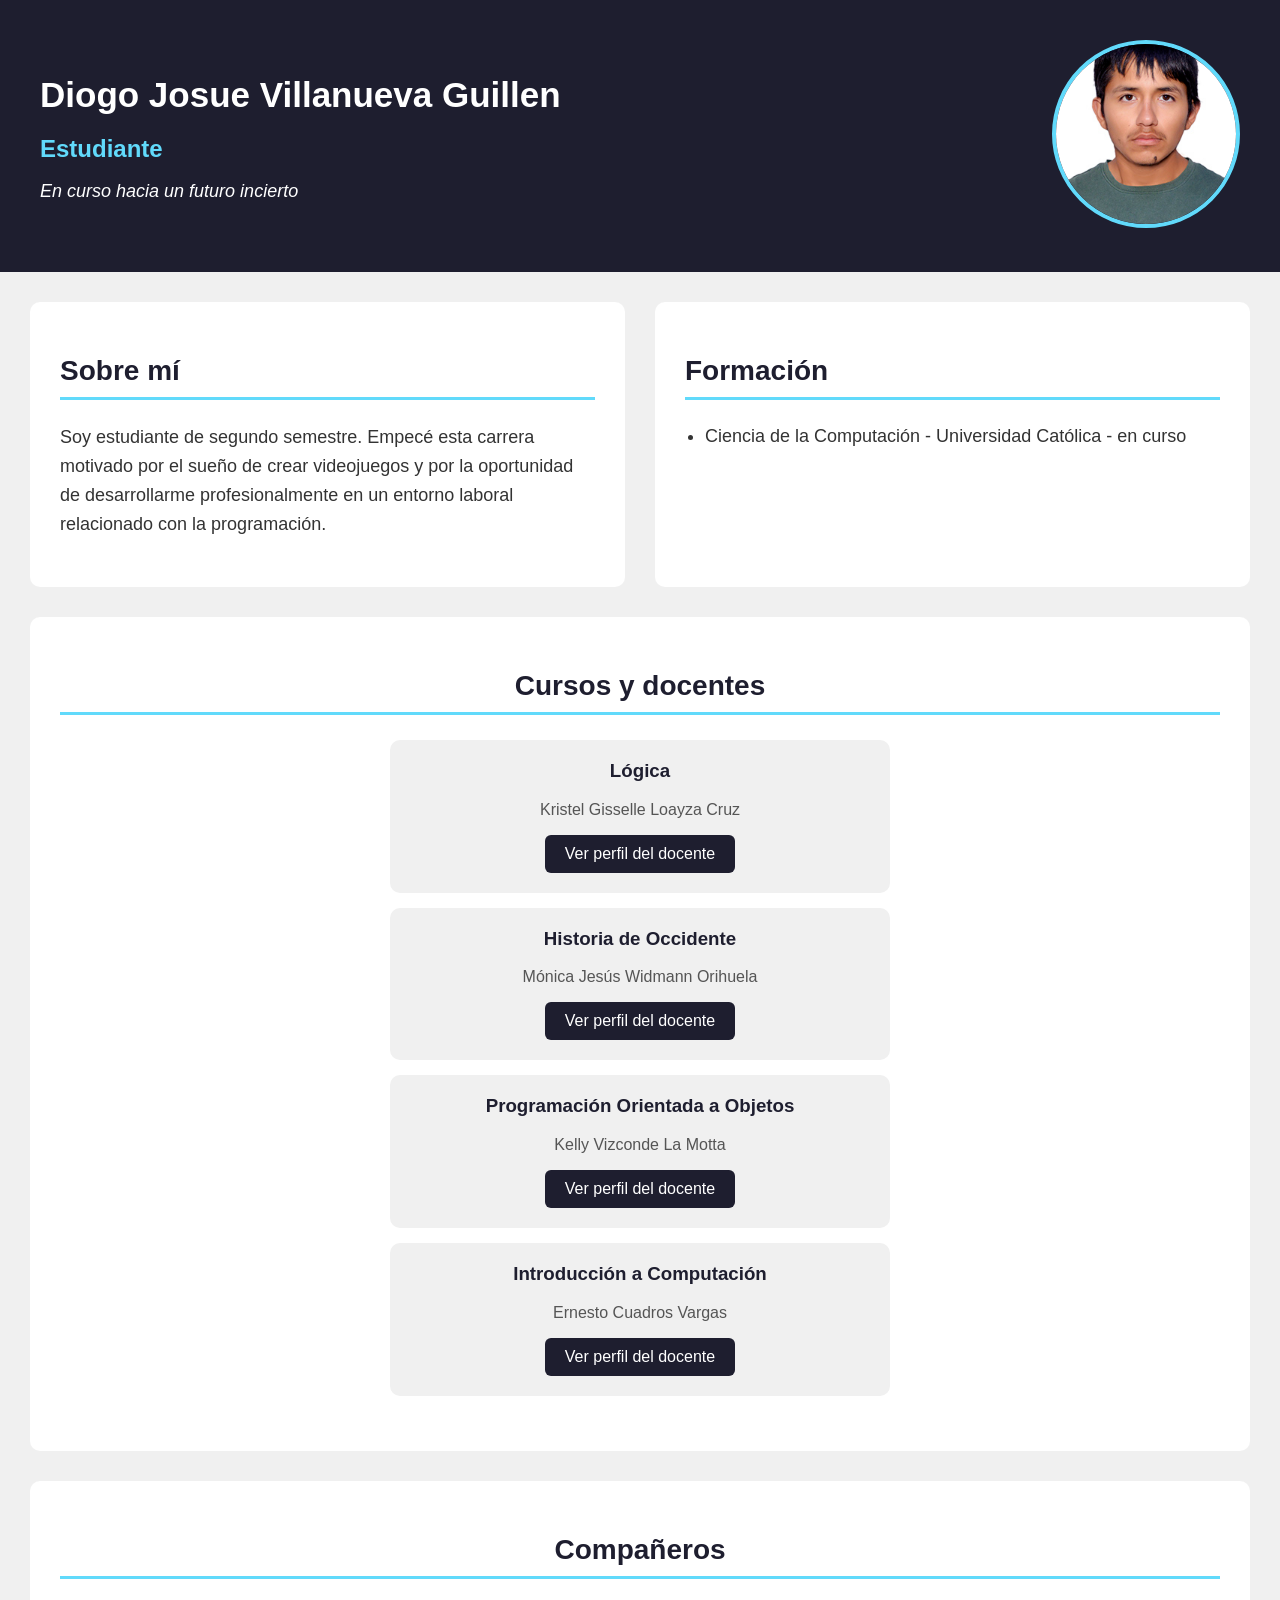
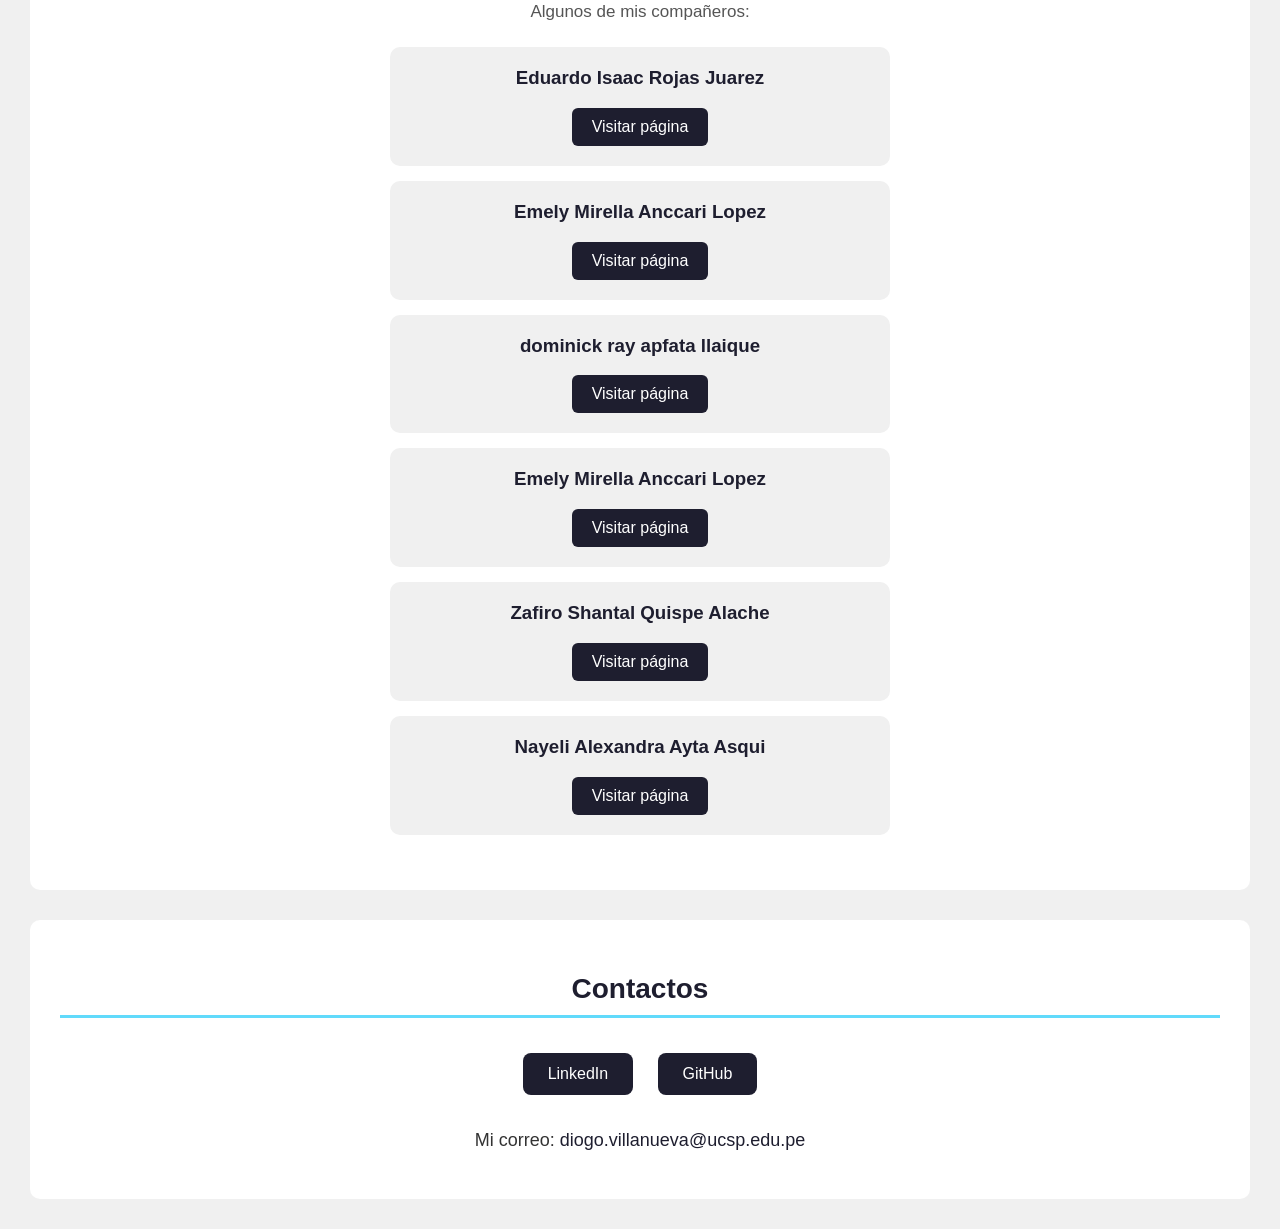
<file: index.html>
<!DOCTYPE html>
<html lang="es-ES">
<head>
    <meta charset="UTF-8">
    <meta name="viewport" content="width=device-width, initial-scale=1.0">

    <title>Diogo Villanueva | Portafolio de Ciencia de la Computación</title>

    <meta name="description" content="Conoce el portafolio personal de Diogo Josue Villanueva Guillen, estudiante de Ciencia de la Computación interesado en la programación y el desarrollo de videojuegos.">

    <meta name="author" content="Diogo Josue Villanueva Guillen">

    <link rel="stylesheet" href="style.css">
</head>

<body>

    <header class="encabezado">
        
        <div class="texto-encabezado">
            <h1>Diogo Josue Villanueva Guillen</h1>
            <h2>Estudiante</h2>
            <p>En curso hacia un futuro incierto</p>
        </div>

        <div class="foto">
            <img src="foto.jpeg" alt="Fotografía de Diogo">
        </div>

    </header>

    
    
    
<div class="informacion">

    <section class="sobre-mi">
        <h2>Sobre mí</h2>

        <p>
            Soy estudiante de segundo semestre. Empecé esta carrera
            motivado por el sueño de crear videojuegos y por la oportunidad
            de desarrollarme profesionalmente en un entorno laboral
            relacionado con la programación.
        </p>
    </section>

    <section class="formacion">
        <h2>Formación</h2>

        <ul>
            <li>Ciencia de la Computación - Universidad Católica - en curso</li>
        </ul>
    </section>

</div>



<section class="cursos">

    <h2>Cursos y docentes</h2>

    <ul class="lista-cursos">

        <li>
            <h3>Lógica</h3>
            <p>Kristel Gisselle Loayza Cruz</p>

            <a href="https://www.linkedin.com/in/kristel-gisselle-loayza-cruz-abb3b039b"
               target="_blank">
                Ver perfil del docente
            </a>
        </li>

        <li>
            <h3>Historia de Occidente</h3>
            <p>Mónica Jesús Widmann Orihuela</p>

            <a href="https://linkedin.com/in/mónica-widmann-orihuela-a85a3653"
               target="_blank">
                Ver perfil del docente
            </a>
        </li>

        <li>
            <h3>Programación Orientada a Objetos</h3>
            <p>Kelly Vizconde La Motta</p>

            <a href="https://www.linkedin.com/in/kelly-vizconde-la-motta-3a57a4143""
               target="_blank">
                Ver perfil del docente
            </a>
        </li>

        <li>
            <h3>Introducción a Computación</h3>
            <p>Ernesto Cuadros Vargas</p>

            <a href="https://www.linkedin.com/in/ecuadrosv"
               target="_blank">
                Ver perfil del docente
            </a>
        </li>

    </ul>

</section>



<section class="companeros">

    <h2>Compañeros</h2>

    <p>Algunos de mis compañeros:</p>

    <ul class="lista-companeros">

        <li>
            <h3>Eduardo Isaac Rojas Juarez</h3>

            <a href="https://eduardoisaacrojasjuarez.github.io/"
               target="_blank">
                Visitar página
            </a>
        </li>

        <li>
            <h3>Emely Mirella Anccari Lopez</h3>

            <a href="https://emelyanccari-ops.github.io/"
               target="_blank">
                Visitar página
            </a>
        </li>

        <li>
            <h3>dominick ray apfata llaique</h3>

            <a href="https://dominickapfata-sudo.github.io/dominickrayapfatallaique.github.io/"
               target="_blank">
                Visitar página
            </a>
        </li>

        <li>
            <h3>Emely Mirella Anccari Lopez</h3>

            <a href="https://emelyanccari-ops.github.io/"
               target="_blank">
                Visitar página
            </a>
        </li>

        <li>
            <h3>Zafiro Shantal Quispe Alache</h3>

            <a href="https://zafiroquispe-wq.github.io/"
               target="_blank">
                Visitar página
            </a>
        </li>

        <li>
            <h3>Nayeli Alexandra Ayta Asqui</h3>

            <a href="https://nayeliayta-dev.github.io/"
               target="_blank">
                Visitar página
            </a>
        </li>
        

    </ul>

</section>



<section class="contactos">

    <h2>Contactos</h2>

    <div class="botones-contacto">

        <a href="https://www.linkedin.com/in/diogo-villanueva-guillén-665281434" target="_blank">
            LinkedIn
        </a>

        <a href="https://github.com/diogovillanueva" target="_blank">
            GitHub
        </a>

    </div>

    <p>
        Mi correo:
        <a href="mailto:diogo.villanueva@ucsp.edu.pe">
            diogo.villanueva@ucsp.edu.pe
        </a>
    </p>

</section>



</body>

</html>
</file>
<file: style.css>
/* Estilos generales */
body {
    margin: 0;
    font-family: Arial, sans-serif;
    background-color: #f0f0f0;
}

/* Encabezado */
.encabezado {
    background-color: #1e1e2f;
    color: white;
    display: flex;
    justify-content: space-between;
    align-items: center;
    padding: 40px;
}

/* Texto */
.texto-encabezado h1 {
    font-size: 35px;
    margin-bottom: 10px;
}

.texto-encabezado h2 {
    color: #61dafb;
    margin-bottom: 10px;
}

.texto-encabezado p {
    font-size: 18px;
    font-style: italic;
}

/* Fotografía */
.foto img {
    width: 180px;
    height: 180px;
    object-fit: cover;
    border-radius: 50%;
    border: 4px solid #61dafb;
}


/* Sección Sobre mí */


/* Contenedor de ambas secciones */
.informacion {
    display: flex;
    gap: 30px;
    margin: 30px;
    align-items: stretch;
}

/* Sobre mí */
.sobre-mi {
    background-color: white;
    padding: 30px;
    border-radius: 10px;
    flex: 1;
}

/* Formación */
.formacion {
    background-color: white;
    padding: 30px;
    border-radius: 10px;
    flex: 1;
}

/* Títulos */
.sobre-mi h2,
.formacion h2 {
    color: #1e1e2f;
    font-size: 28px;
    border-bottom: 3px solid #61dafb;
    padding-bottom: 10px;
}

/* Texto de Sobre mí */
.sobre-mi p {
    color: #333333;
    font-size: 18px;
    line-height: 1.6;
    text-align: left;
}

/* Lista de formación */
.formacion ul {
    padding-left: 20px;
}

.formacion li {
    color: #333333;
    font-size: 18px;
    margin-bottom: 15px;
    line-height: 1.5;
}


/* Apartado de cursos */
.cursos {
    background-color: white;
    margin: 30px;
    padding: 30px;
    border-radius: 10px;
    text-align: center;
}

/* Título */
.cursos h2 {
    color: #1e1e2f;
    font-size: 28px;
    border-bottom: 3px solid #61dafb;
    padding-bottom: 10px;
}

/* Lista */
.lista-cursos {
    list-style: none;
    padding: 0;
    max-width: 500px;
    margin: 25px auto;
}

/* Elemento de la lista */
.lista-cursos li {
    background-color: #f0f0f0;
    padding: 20px;
    margin-bottom: 15px;
    border-radius: 10px;
}

/* Nombre del curso */
.lista-cursos h3 {
    color: #1e1e2f;
    margin-top: 0;
}

/* Docente */
.lista-cursos p {
    color: #555;
    font-size: 16px;
}

/* Enlace */
.lista-cursos a {
    display: inline-block;
    background-color: #1e1e2f;
    color: white;
    text-decoration: none;
    padding: 10px 20px;
    border-radius: 6px;
}

/* Efecto del enlace */
.lista-cursos a:hover {
    background-color: #61dafb;
    color: #1e1e2f;
}


/* Apartado de compañeros */
.companeros {
    background-color: white;
    margin: 30px;
    padding: 30px;
    border-radius: 10px;
    text-align: center;
}

/* Título */
.companeros h2 {
    color: #1e1e2f;
    font-size: 28px;
    border-bottom: 3px solid #61dafb;
    padding-bottom: 10px;
}

/* Texto introductorio */
.companeros p {
    color: #555;
    font-size: 17px;
}

/* Lista */
.lista-companeros {
    list-style: none;
    padding: 0;
    max-width: 500px;
    margin: 25px auto;
}

/* Elementos */
.lista-companeros li {
    background-color: #f0f0f0;
    padding: 20px;
    margin-bottom: 15px;
    border-radius: 10px;
}

/* Nombre */
.lista-companeros h3 {
    color: #1e1e2f;
    margin-top: 0;
}

/* Enlace */
.lista-companeros a {
    display: inline-block;
    background-color: #1e1e2f;
    color: white;
    text-decoration: none;
    padding: 10px 20px;
    border-radius: 6px;
}

/* Efecto al pasar el mouse */
.lista-companeros a:hover {
    background-color: #61dafb;
    color: #1e1e2f;
}


/* Contactos */
.contactos {
    background-color: white;
    margin: 30px;
    padding: 30px;
    border-radius: 10px;
    text-align: center;
}

.contactos h2 {
    color: #1e1e2f;
    font-size: 28px;
    border-bottom: 3px solid #61dafb;
    padding-bottom: 10px;
}

/* Contenedor de botones */
.botones-contacto {
    margin: 25px 0;
}

/* Botones */
.botones-contacto a {
    display: inline-block;
    background-color: #1e1e2f;
    color: white;
    text-decoration: none;
    padding: 12px 25px;
    margin: 10px;
    border-radius: 8px;
}

/* Efecto hover */
.botones-contacto a:hover {
    background-color: #61dafb;
    color: #1e1e2f;
}

/* Correo */
.contactos p {
    font-size: 18px;
    color: #333;
}

.contactos p a {
    color: #1e1e2f;
    text-decoration: none;
}

.contactos p a:hover {
    color: #0077b5;
    text-decoration: underline;
}
</file>
